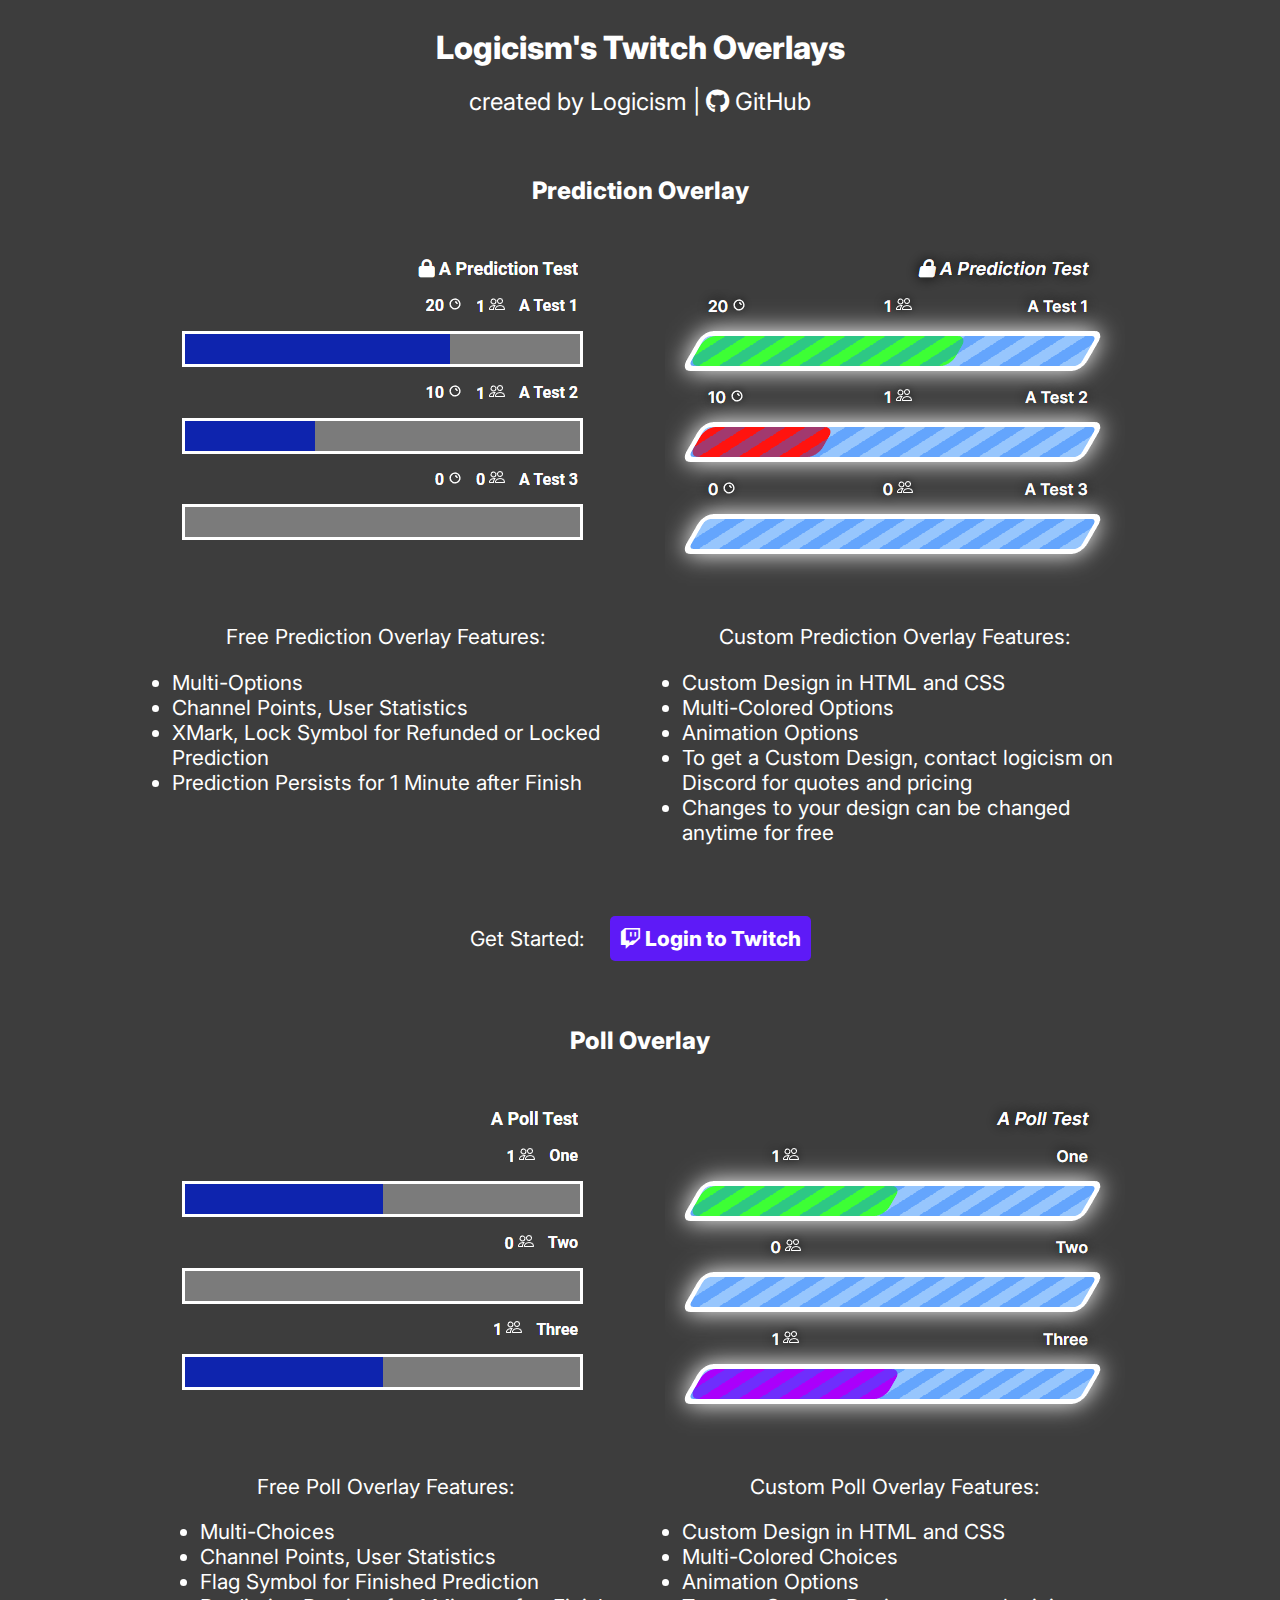
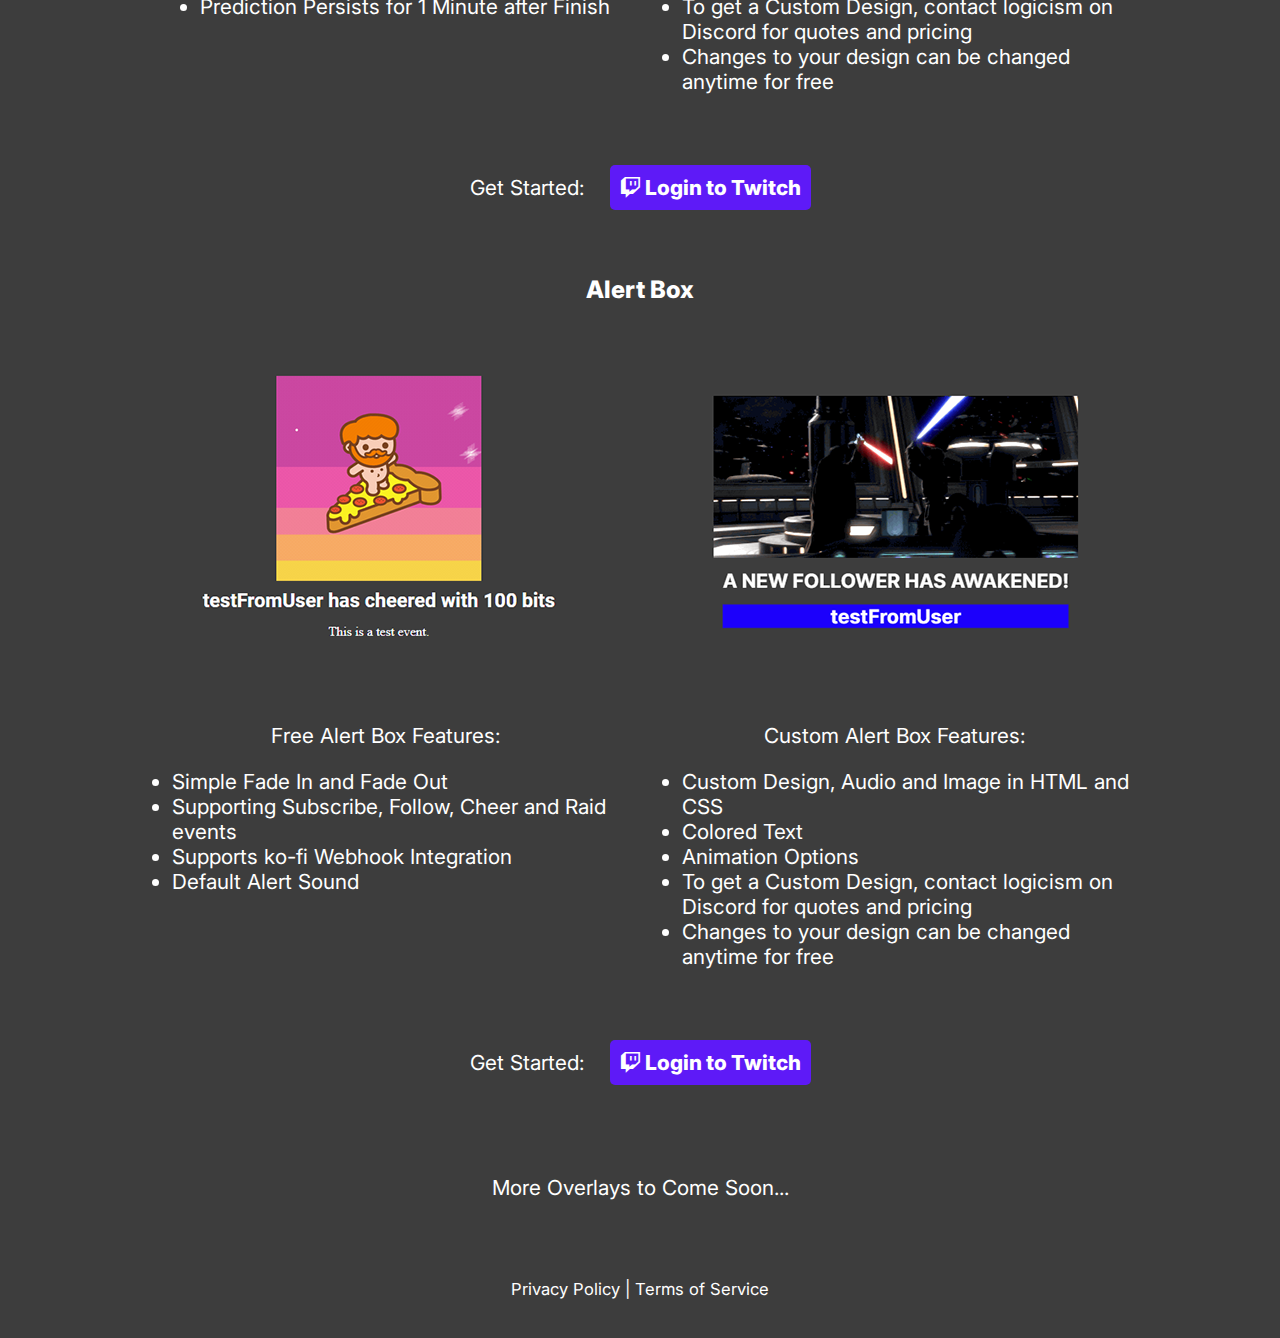
<file: pages/index.html>
<!doctype html>
<html>
<head>
    <meta charset="utf-8">
    <link href="https://fonts.googleapis.com/css2?family=Inter:wght@400;500;600;700&display=swap" rel="stylesheet">
    <link rel="stylesheet" href="https://cdnjs.cloudflare.com/ajax/libs/font-awesome/6.4.0/css/all.min.css">
    <title>Logicism's Twitch Overlays</title>
    <link href="css/index.css" rel="stylesheet" type="text/css">
    <link rel="apple-touch-icon" sizes="180x180" href="/apple-touch-icon.png">
    <link rel="icon" type="image/png" sizes="32x32" href="/favicon-32x32.png">
    <link rel="icon" type="image/png" sizes="16x16" href="/favicon-16x16.png">
    <link rel="manifest" href="/site.webmanifest">
    <link rel="mask-icon" href="/safari-pinned-tab.svg" color="#5bbad5">
    <meta name="msapplication-TileColor" content="#da532c">
    <meta name="theme-color" content="#0084ff">
    <meta property="og:type" content="website">
    <meta property="og:title" content="Logicism's Twitch Overlays">
    <meta property="og:url" content="https://overlay.logicism.tv/">
    <meta property="og:image" content="https://logicism.tv/img/card-banner.png">
    <meta property="og:description" content="The Official Website of Live Streamer, Content Creator, Programmer and Graphic Designer Logicism!">
    <meta property="twitter:card" content="summary_large_image">
    <meta property="twitter:domain" content="overlay.logicism.tv">
    <meta property="twitter:url" content="https://overlay.logicism.tv/">
    <meta property="twitter:title" content="Logicism's Twitch Overlays">
    <meta property="twitter:description" content="Logicism's Twitch Overlays Programmed in HTML, CSS, Javascript with Twitch's API">
    <meta property="twitter:image" content="https://logicism.tv/img/card-banner.png">
</head>

<body>
<div class="header"><a href="/">Logicism's Twitch Overlays</a></div>
<div class="subtext">created by <a href="https://logicism.tv/">Logicism</a> | <a href="https://github.com/LogicismDev/TwitchOverlayServer"><i class="fa-brands fa-github"></i> GitHub</a></div>
<div class="subheader"><a href="/">Prediction Overlay</a></div>
<div class="prediction-container">
    <div class="img-container"> <img src="img/prediction-free-design.png" width="460" height="340" alt=""/>
        <div class="body-text"> Free Prediction Overlay Features:
            <div style="text-align: center;">
                <ul style="display: inline-block; text-align: left; vertical-align: top;">
                    <li>Multi-Options</li>
                    <li>Channel Points, User Statistics</li>
                    <li>XMark, Lock Symbol for Refunded or Locked Prediction</li>
                    <li>Prediction Persists for 1 Minute after Finish</li>
                </ul>
            </div>
        </div>
    </div>
    <div class="img-container"> <img src="img/prediction-prem-design.png" width="460" height="340" alt=""/>
        <div class="body-text"> Custom Prediction Overlay Features:
            <div style="text-align: center;">
                <ul style="display: inline-block; text-align: left; vertical-align: top;">
                    <li>Custom Design in HTML and CSS</li>
                    <li>Multi-Colored Options</li>
                    <li>Animation Options</li>
                    <li>To get a Custom Design, contact logicism on Discord for quotes and pricing</li>
                    <li>Changes to your design can be changed anytime for free</li>
                </ul>
            </div>
        </div>
    </div>
</div>
<div class="body-text">
    Get Started: <a class="login-button" href="https://id.twitch.tv/oauth2/authorize?response_type=code&client_id={client_id}&scope=channel:read:predictions&redirect_uri={redirect_uri}"><i class="fa-brands fa-twitch"></i> Login to Twitch</a> <br><br>
</div>
<div class="subheader"><a href="/">Poll Overlay</a></div>
<div class="prediction-container">
    <div class="img-container"> <img src="img/poll-free-design.png" width="460" height="340" alt=""/>
        <div class="body-text"> Free Poll Overlay Features:
            <div style="text-align: center;">
                <ul style="display: inline-block; text-align: left; vertical-align: top;">
                    <li>Multi-Choices</li>
                    <li>Channel Points, User Statistics</li>
                    <li>Flag Symbol for Finished Prediction</li>
                    <li>Prediction Persists for 1 Minute after Finish</li>
                </ul>
            </div>
        </div>
    </div>
    <div class="img-container"> <img src="img/poll-prem-design.png" width="460" height="340" alt=""/>
        <div class="body-text"> Custom Poll Overlay Features:
            <div style="text-align: center;">
                <ul style="display: inline-block; text-align: left; vertical-align: top;">
                    <li>Custom Design in HTML and CSS</li>
                    <li>Multi-Colored Choices</li>
                    <li>Animation Options</li>
                    <li>To get a Custom Design, contact logicism on Discord for quotes and pricing</li>
                    <li>Changes to your design can be changed anytime for free</li>
                </ul>
            </div>
        </div>
    </div>
</div>
<div class="body-text">
    Get Started: <a class="login-button" href="https://id.twitch.tv/oauth2/authorize?response_type=code&client_id={client_id}&scope=channel:read:polls&redirect_uri={redirect_uri}"><i class="fa-brands fa-twitch"></i> Login to Twitch</a> <br><br>
</div>
<div class="subheader"><a href="/">Alert Box</a></div>
<div class="prediction-container">
    <div class="img-container"> <img src="img/alert-free-design.png" width="460" height="340" alt=""/>
        <div class="body-text"> Free Alert Box Features:
            <div style="text-align: center;">
                <ul style="display: inline-block; text-align: left; vertical-align: top;">
                    <li>Simple Fade In and Fade Out</li>
                    <li>Supporting Subscribe, Follow, Cheer and Raid events</li>
                    <li>Supports ko-fi Webhook Integration</li>
                    <li>Default Alert Sound</li>
                </ul>
            </div>
        </div>
    </div>
    <div class="img-container"> <img src="img/alert-prem-design.png" width="460" height="340" alt=""/>
        <div class="body-text"> Custom Alert Box Features:
            <div style="text-align: center;">
                <ul style="display: inline-block; text-align: left; vertical-align: top;">
                    <li>Custom Design, Audio and Image in HTML and CSS</li>
                    <li>Colored Text</li>
                    <li>Animation Options</li>
                    <li>To get a Custom Design, contact logicism on Discord for quotes and pricing</li>
                    <li>Changes to your design can be changed anytime for free</li>
                </ul>
            </div>
        </div>
    </div>
</div>
<div class="body-text">
    Get Started: <a class="login-button" href="https://id.twitch.tv/oauth2/authorize?response_type=code&client_id={client_id}&scope=moderator:read:followers+channel:read:subscriptions+bits:read&redirect_uri={redirect_uri}"><i class="fa-brands fa-twitch"></i> Login to Twitch</a> <br>
    <br>
    <br>
    <br>
    <br>
    More Overlays to Come Soon... <br>
    <br>
    <br>
    <br>
    <span style="font-size: 0.8em;"><a href="/privacy" style="display: inline-block;">Privacy Policy</a> | <a href="/terms" style="display: inline-block;">Terms of Service</a> </span></div>
</body>
</html>
</file>
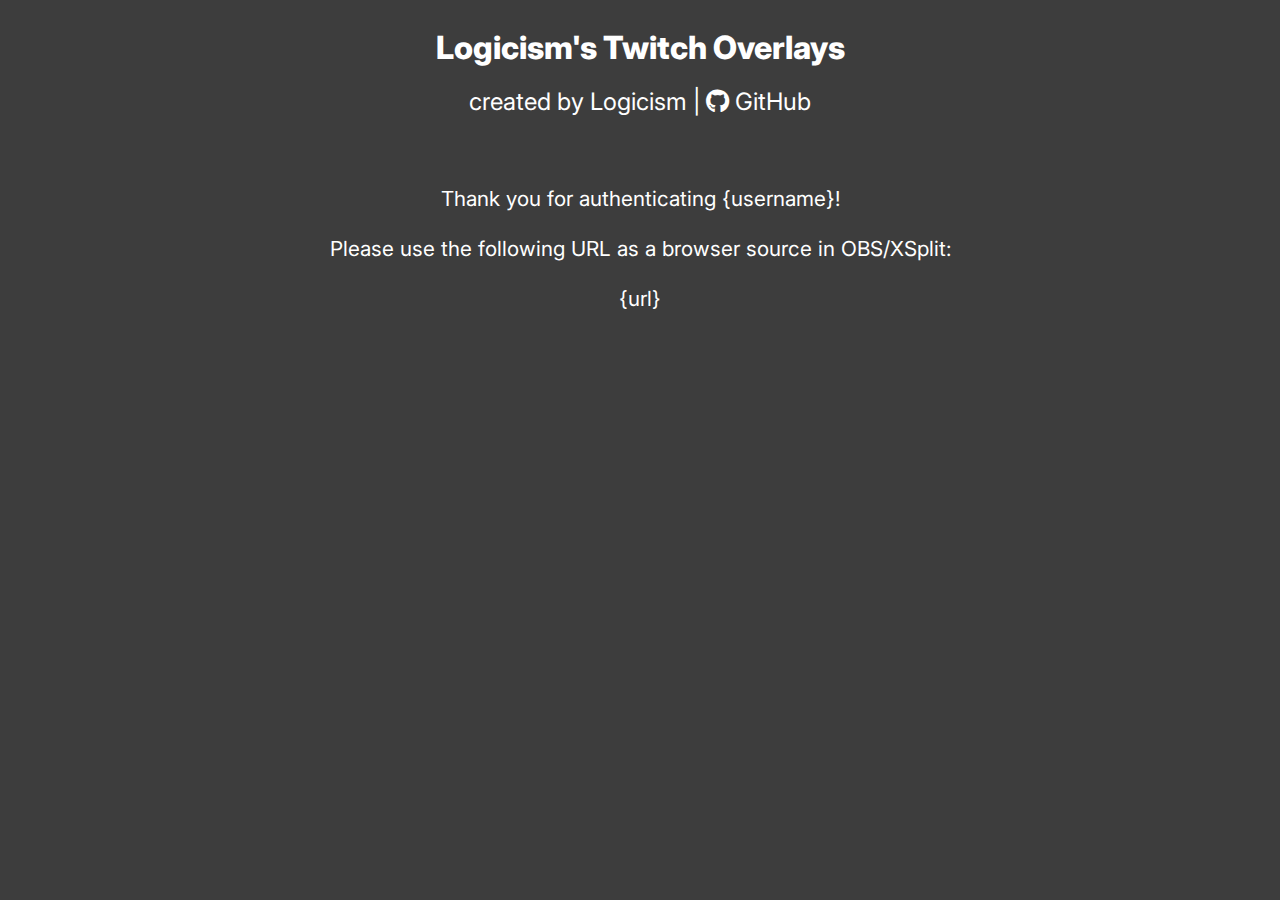
<file: pages/callback.html>
<!doctype html>
<html>
<head>
    <meta charset="utf-8">
    <link href="https://fonts.googleapis.com/css2?family=Inter:wght@400;500;600;700&display=swap" rel="stylesheet">
    <link rel="stylesheet" href="https://cdnjs.cloudflare.com/ajax/libs/font-awesome/6.4.0/css/all.min.css">
    <title>Twitch Prediction Overlay</title>
    <link href="css/index.css" rel="stylesheet" type="text/css">
    <link rel="apple-touch-icon" sizes="180x180" href="/apple-touch-icon.png">
    <link rel="icon" type="image/png" sizes="32x32" href="/favicon-32x32.png">
    <link rel="icon" type="image/png" sizes="16x16" href="/favicon-16x16.png">
    <link rel="manifest" href="/site.webmanifest">
    <link rel="mask-icon" href="/safari-pinned-tab.svg" color="#5bbad5">
    <meta name="msapplication-TileColor" content="#da532c">
    <meta name="theme-color" content="#0084ff">
    <meta property="og:type" content="website">
    <meta property="og:title" content="Logicism's Twitch Overlays">
    <meta property="og:url" content="https://overlay.logicism.tv/">
    <meta property="og:image" content="https://logicism.tv/img/card-banner.png">
    <meta property="og:description" content="The Official Website of Live Streamer, Content Creator, Programmer and Graphic Designer Logicism!">
    <meta property="twitter:card" content="summary_large_image">
    <meta property="twitter:domain" content="overlay.logicism.tv">
    <meta property="twitter:url" content="https://overlay.logicism.tv/">
    <meta property="twitter:title" content="Logicism's Twitch Overlays">
    <meta property="twitter:description" content="Logicism's Twitch Overlays Programmed in HTML, CSS, Javascript with Twitch's API">
    <meta property="twitter:image" content="https://logicism.tv/img/card-banner.png">
</head>

<body>
<div class="header"><a href="/">Logicism's Twitch Overlays</a></div>
<div class="subtext">created by <a href="https://logicism.tv/">Logicism</a>
    | <a href="https://github.com/LogicismDev/TwitchOverlayServer"><i class="fa-brands fa-github"></i> GitHub</a></div>
<div class="body-text">
    Thank you for authenticating {username}!<br><br>
    Please use the following URL as a browser source in OBS/XSplit:<br><br>
    {url}
</div>
</body>
</html>
</file>
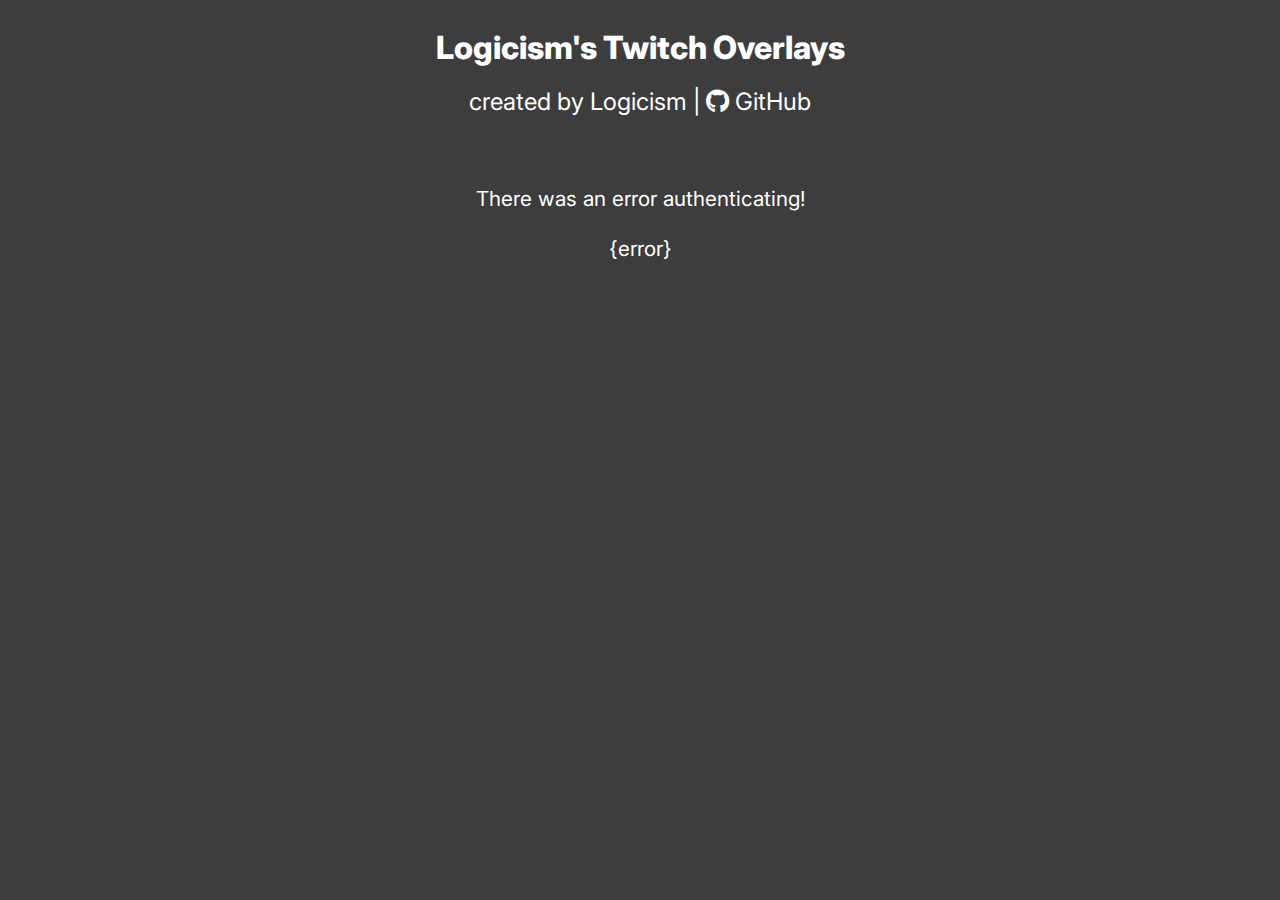
<file: pages/callbackError.html>
<!doctype html>
<html>
<head>
    <meta charset="utf-8">
    <link href="https://fonts.googleapis.com/css2?family=Inter:wght@400;500;600;700&display=swap" rel="stylesheet">
    <link rel="stylesheet" href="https://cdnjs.cloudflare.com/ajax/libs/font-awesome/6.4.0/css/all.min.css">
    <title>Twitch Prediction Overlay</title>
    <link href="css/index.css" rel="stylesheet" type="text/css">
    <link rel="apple-touch-icon" sizes="180x180" href="/apple-touch-icon.png">
    <link rel="icon" type="image/png" sizes="32x32" href="/favicon-32x32.png">
    <link rel="icon" type="image/png" sizes="16x16" href="/favicon-16x16.png">
    <link rel="manifest" href="/site.webmanifest">
    <link rel="mask-icon" href="/safari-pinned-tab.svg" color="#5bbad5">
    <meta name="msapplication-TileColor" content="#da532c">
    <meta name="theme-color" content="#0084ff">
    <meta property="og:type" content="website">
    <meta property="og:title" content="Logicism's Twitch Overlays">
    <meta property="og:url" content="https://overlay.logicism.tv/">
    <meta property="og:image" content="https://logicism.tv/img/card-banner.png">
    <meta property="og:description" content="The Official Website of Live Streamer, Content Creator, Programmer and Graphic Designer Logicism!">
    <meta property="twitter:card" content="summary_large_image">
    <meta property="twitter:domain" content="overlay.logicism.tv">
    <meta property="twitter:url" content="https://overlay.logicism.tv/">
    <meta property="twitter:title" content="Logicism's Twitch Overlays">
    <meta property="twitter:description" content="Logicism's Twitch Overlays Programmed in HTML, CSS, Javascript with Twitch's API">
    <meta property="twitter:image" content="https://logicism.tv/img/card-banner.png">
</head>

<body>
<div class="header"><a href="/">Logicism's Twitch Overlays</a></div>
<div class="subtext">created by <a href="https://logicism.tv/">Logicism</a>
    | <a href="https://github.com/LogicismDev/TwitchOverlayServer"><i class="fa-brands fa-github"></i> GitHub</a></div>
<div class="body-text">
    There was an error authenticating!<br><br>
    {error}
</div>
</body>
</html>
</file>
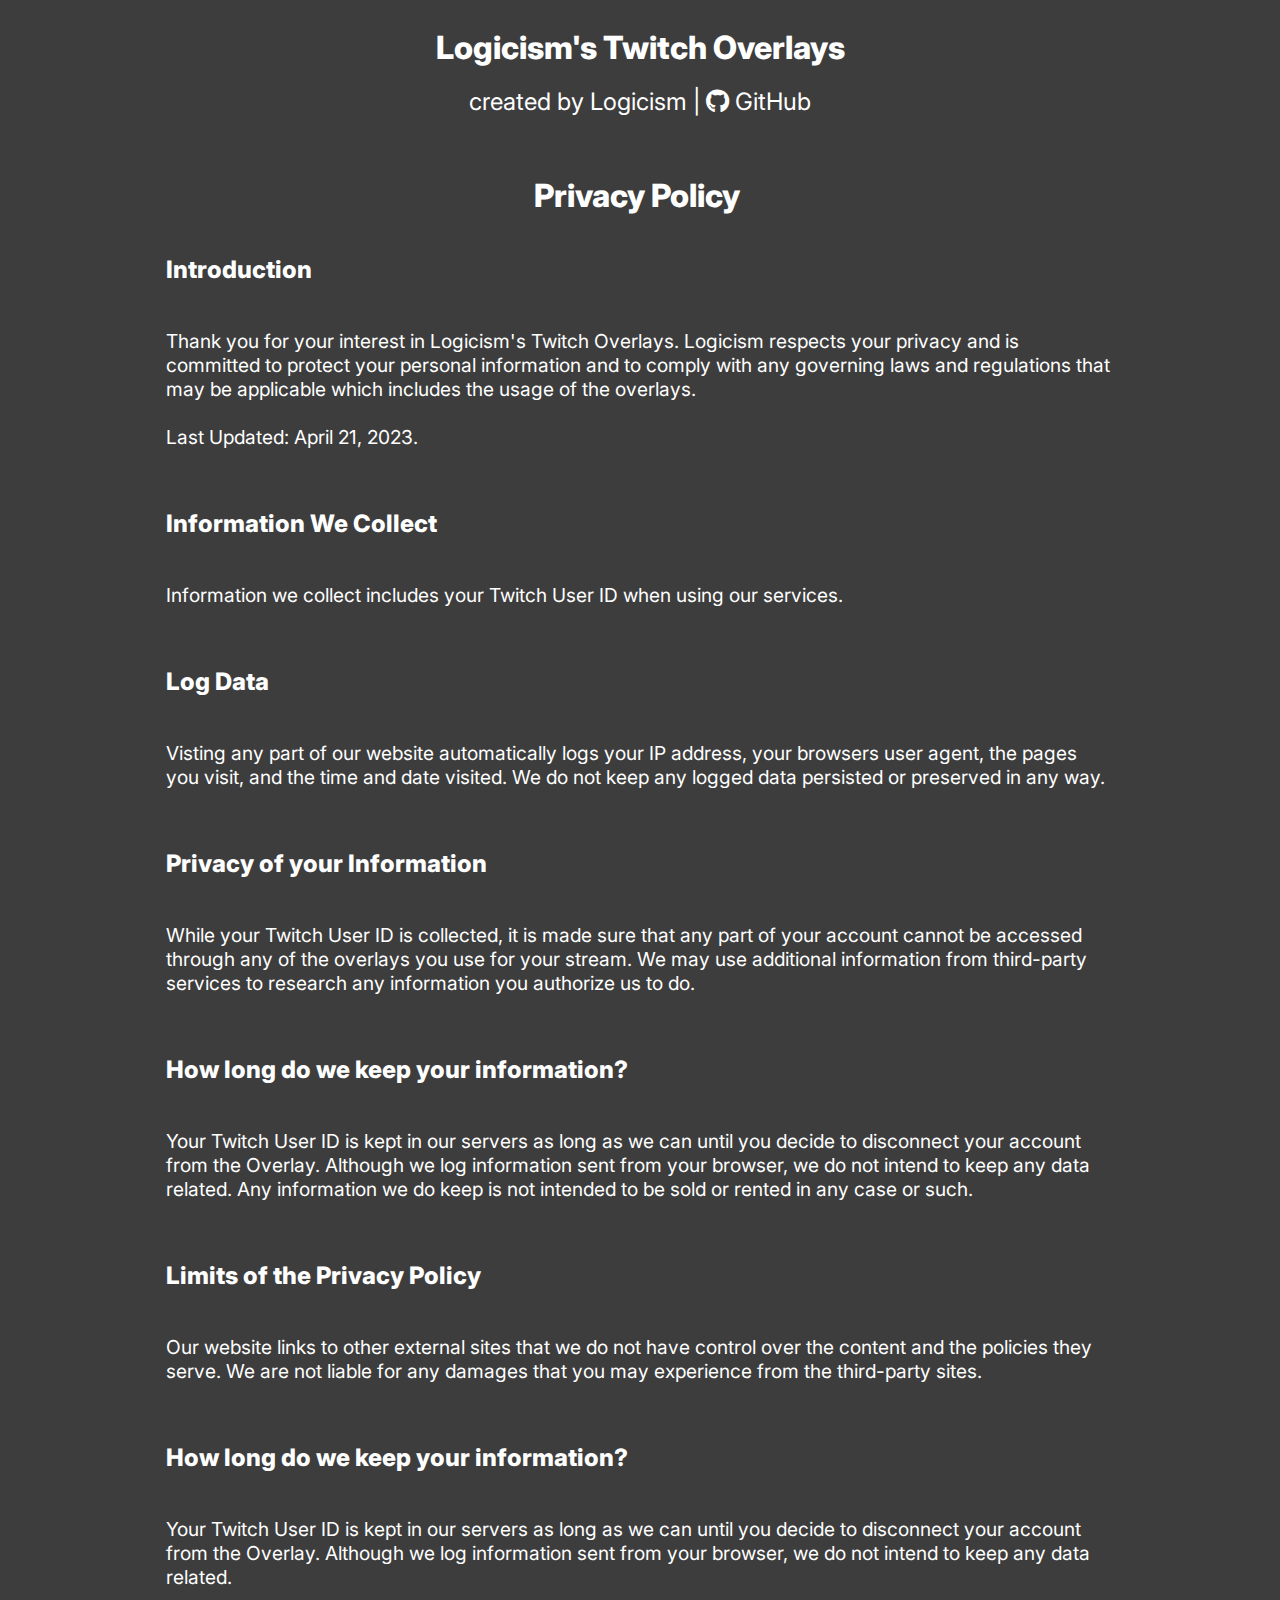
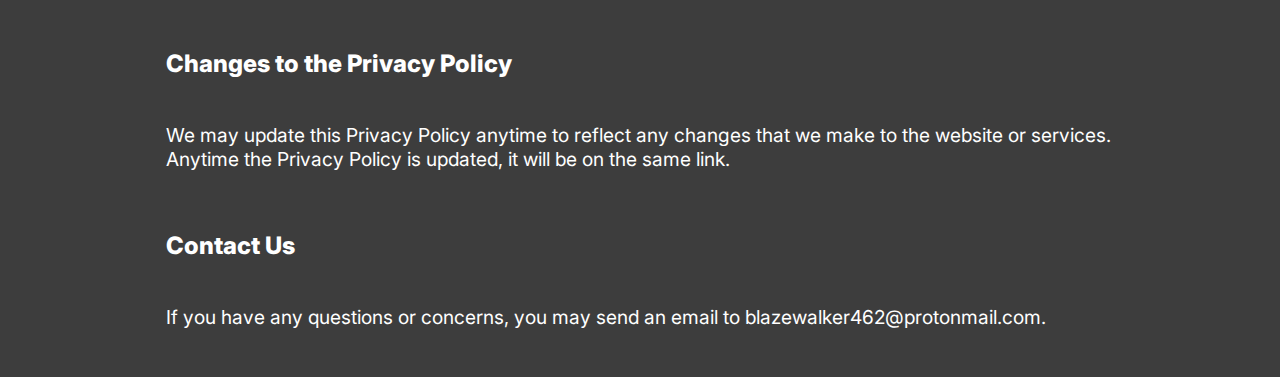
<file: pages/privacy.html>
<!doctype html>
<html>
<head>
    <meta charset="utf-8">
    <link href="https://fonts.googleapis.com/css2?family=Inter:wght@400;500;600;700&display=swap" rel="stylesheet">
    <link rel="stylesheet" href="https://cdnjs.cloudflare.com/ajax/libs/font-awesome/6.4.0/css/all.min.css">
    <title>Logicism's Twitch Overlays</title>
    <link href="css/index.css" rel="stylesheet" type="text/css">
    <link rel="apple-touch-icon" sizes="180x180" href="/apple-touch-icon.png">
    <link rel="icon" type="image/png" sizes="32x32" href="/favicon-32x32.png">
    <link rel="icon" type="image/png" sizes="16x16" href="/favicon-16x16.png">
    <link rel="manifest" href="/site.webmanifest">
    <link rel="mask-icon" href="/safari-pinned-tab.svg" color="#5bbad5">
    <meta name="msapplication-TileColor" content="#da532c">
    <meta name="theme-color" content="#0084ff">
    <meta property="og:type" content="website">
    <meta property="og:title" content="Logicism's Twitch Overlays">
    <meta property="og:url" content="https://overlay.logicism.tv/">
    <meta property="og:image" content="https://logicism.tv/img/card-banner.png">
    <meta property="og:description" content="The Official Website of Live Streamer, Content Creator, Programmer and Graphic Designer Logicism!">
    <meta property="twitter:card" content="summary_large_image">
    <meta property="twitter:domain" content="overlay.logicism.tv">
    <meta property="twitter:url" content="https://overlay.logicism.tv/">
    <meta property="twitter:title" content="Logicism's Twitch Overlays">
    <meta property="twitter:description" content="Logicism's Twitch Overlays Programmed in HTML, CSS, Javascript with Twitch's API">
    <meta property="twitter:image" content="https://logicism.tv/img/card-banner.png">
</head>
<body>
<div class="header"><a href="/">Logicism's Twitch Overlays</a></div>
<div class="subtext">created by <a href="https://logicism.tv/">Logicism</a>
    | <a href="https://github.com/LogicismDev/TwitchOverlayServer"><i class="fa-brands fa-github"></i> GitHub</a></div>
<div class="header">Privacy Policy&nbsp;</div>
<div class="subtext-container">
    <div class="subheader" style="display: table; margin: 0 auto; width: 75%; text-align: left;">Introduction</div>
    <span class="subtext" style="font-size: 1.2em; display: table; margin: 0 auto; width: 75%; text-align: left;">
		Thank you for your interest in Logicism's Twitch Overlays. Logicism respects your privacy and is committed to protect your personal information and to comply with any governing laws and regulations that may be applicable which includes the usage of the overlays.<br>
		<br>
		Last Updated: April 21, 2023.
	</span>
</div>
<div class="subtext-container">
    <div class="subheader" style="display: table; margin: 0 auto; width: 75%; text-align: left;">Information We Collect</div>
    <span class="subtext" style="font-size: 1.2em; display: table; margin: 0 auto; width: 75%; text-align: left;">
		Information we collect includes your Twitch User ID when using our services.
  </span>
</div>
<div class="subtext-container">
    <div class="subheader" style="display: table; margin: 0 auto; width: 75%; text-align: left;">Log Data</div>
    <span class="subtext" style="font-size: 1.2em; display: table; margin: 0 auto; width: 75%; text-align: left;">
		Visting any part of our website automatically logs your IP address, your browsers user agent, the pages you visit, and the time and date visited. We do not keep any logged data persisted or preserved in any way.
	</span>
</div>
<div class="subtext-container">
    <div class="subheader" style="display: table; margin: 0 auto; width: 75%; text-align: left;">Privacy of your Information</div>
    <span class="subtext" style="font-size: 1.2em; display: table; margin: 0 auto; width: 75%; text-align: left;">
		While your Twitch User ID is collected, it is made sure that any part of your account cannot be accessed through any of the overlays you use for your stream. We may use additional information from third-party services to research any information you authorize us to do.
	</span>
</div>
<div class="subtext-container">
    <div class="subheader" style="display: table; margin: 0 auto; width: 75%; text-align: left;">How long do we keep your information?</div>
    <span class="subtext" style="font-size: 1.2em; display: table; margin: 0 auto; width: 75%; text-align: left;">
		Your Twitch User ID is kept in our servers as long as we can until you decide to disconnect your account from the Overlay. Although we log information sent from your browser, we do not intend to keep any data related. Any information we do keep is not intended to be sold or rented in any case or such.
	</span>
</div>
<div class="subtext-container">
    <div class="subheader" style="display: table; margin: 0 auto; width: 75%; text-align: left;">Limits of the Privacy Policy</div>
    <span class="subtext" style="font-size: 1.2em; display: table; margin: 0 auto; width: 75%; text-align: left;">
		Our website links to other external sites that we do not have control over the content and the policies they serve. We are not liable for any damages that you may experience from the third-party sites.
	</span>
</div>
<div class="subtext-container">
    <div class="subheader" style="display: table; margin: 0 auto; width: 75%; text-align: left;">How long do we keep your information?</div>
    <span class="subtext" style="font-size: 1.2em; display: table; margin: 0 auto; width: 75%; text-align: left;">
		Your Twitch User ID is kept in our servers as long as we can until you decide to disconnect your account from the Overlay. Although we log information sent from your browser, we do not intend to keep any data related.
	</span>
</div>
<div class="subtext-container">
    <div class="subheader" style="display: table; margin: 0 auto; width: 75%; text-align: left;">Changes to the Privacy Policy</div>
    <span class="subtext" style="font-size: 1.2em; display: table; margin: 0 auto; width: 75%; text-align: left;">
		We may update this Privacy Policy anytime to reflect any changes that we make to the website or services. Anytime the Privacy Policy is updated, it will be on the same link.
	</span>
</div>
<div class="subtext-container">
    <div class="subheader" style="display: table; margin: 0 auto; width: 75%; text-align: left;">Contact Us</div>
    <span class="subtext" style="font-size: 1.2em; display: table; margin: 0 auto; width: 75%; text-align: left;">
		If you have any questions or concerns, you may send an email to <a href="mailto:blazewalker462@protonmail.com">blazewalker462@protonmail.com</a>.
	</span>
</div>
</body>
</html>
</file>
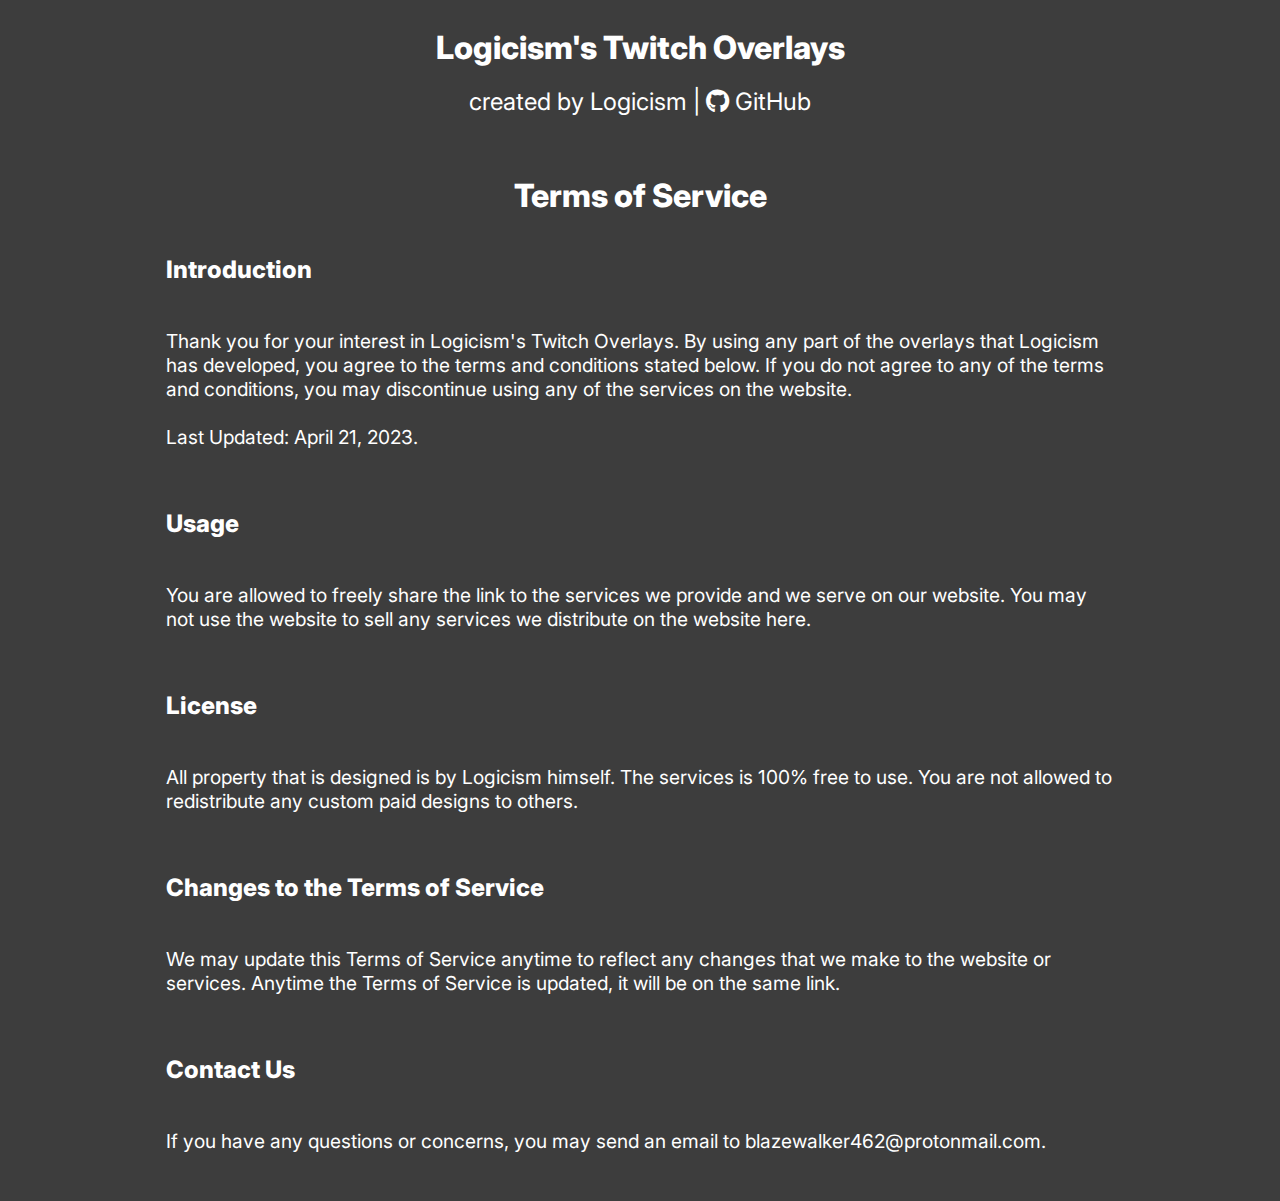
<file: pages/terms.html>
<!doctype html>
<html>
<head>
    <meta charset="utf-8">
    <link href="https://fonts.googleapis.com/css2?family=Inter:wght@400;500;600;700&display=swap" rel="stylesheet">
    <link rel="stylesheet" href="https://cdnjs.cloudflare.com/ajax/libs/font-awesome/6.4.0/css/all.min.css">
    <title>Logicism's Twitch Overlays</title>
    <link href="css/index.css" rel="stylesheet" type="text/css">
    <link rel="apple-touch-icon" sizes="180x180" href="/apple-touch-icon.png">
    <link rel="icon" type="image/png" sizes="32x32" href="/favicon-32x32.png">
    <link rel="icon" type="image/png" sizes="16x16" href="/favicon-16x16.png">
    <link rel="manifest" href="/site.webmanifest">
    <link rel="mask-icon" href="/safari-pinned-tab.svg" color="#5bbad5">
    <meta name="msapplication-TileColor" content="#da532c">
    <meta name="theme-color" content="#0084ff">
    <meta property="og:type" content="website">
    <meta property="og:title" content="Logicism's Twitch Overlays">
    <meta property="og:url" content="https://overlay.logicism.tv/">
    <meta property="og:image" content="https://logicism.tv/img/card-banner.png">
    <meta property="og:description" content="The Official Website of Live Streamer, Content Creator, Programmer and Graphic Designer Logicism!">
    <meta property="twitter:card" content="summary_large_image">
    <meta property="twitter:domain" content="overlay.logicism.tv">
    <meta property="twitter:url" content="https://overlay.logicism.tv/">
    <meta property="twitter:title" content="Logicism's Twitch Overlays">
    <meta property="twitter:description" content="Logicism's Twitch Overlays Programmed in HTML, CSS, Javascript with Twitch's API">
    <meta property="twitter:image" content="https://logicism.tv/img/card-banner.png">
</head>
<body>
<div class="header"><a href="/">Logicism's Twitch Overlays</a></div>
<div class="subtext">created by <a href="https://logicism.tv/">Logicism</a> | <a href="https://github.com/LogicismDev/TwitchOverlayServer"><i class="fa-brands fa-github"></i> GitHub</a></div>
<div class="header">Terms of Service</div>
<div class="subtext-container">
    <div class="subheader" style="display: table; margin: 0 auto; width: 75%; text-align: left;">Introduction</div>
    <span class="subtext" style="font-size: 1.2em; display: table; margin: 0 auto; width: 75%; text-align: left;"> Thank you for your interest in Logicism's Twitch Overlays. By using any part of the overlays that Logicism has developed, you agree to the terms and conditions stated below. If you do not agree to any of the terms and conditions, you may discontinue using any of the services on the website.<br>
  <br>
  Last Updated: April 21, 2023. </span> </div>
<div class="subtext-container">
    <div class="subheader" style="display: table; margin: 0 auto; width: 75%; text-align: left;">Usage</div>
    <span class="subtext" style="font-size: 1.2em; display: table; margin: 0 auto; width: 75%; text-align: left;"> You are allowed to freely share the link to the services we provide and we serve on our website. You may not use the website to sell any services we distribute on the website here.<br>
  </span> </div>
<div class="subtext-container">
    <div class="subheader" style="display: table; margin: 0 auto; width: 75%; text-align: left;">License</div>
    <span class="subtext" style="font-size: 1.2em; display: table; margin: 0 auto; width: 75%; text-align: left;"> All property that is designed is by Logicism himself. The services is 100% free to use. You are not allowed to redistribute any custom paid designs to others.<br>
  </span> </div>
<div class="subtext-container">
    <div class="subheader" style="display: table; margin: 0 auto; width: 75%; text-align: left;">Changes to the Terms of Service</div>
    <span class="subtext" style="font-size: 1.2em; display: table; margin: 0 auto; width: 75%; text-align: left;"> We may update this Terms of Service anytime to reflect any changes that we make to the website or services. Anytime the Terms of Service is updated, it will be on the same link. </span> </div>
<div class="subtext-container">
    <div class="subheader" style="display: table; margin: 0 auto; width: 75%; text-align: left;">Contact Us</div>
    <span class="subtext" style="font-size: 1.2em; display: table; margin: 0 auto; width: 75%; text-align: left;"> If you have any questions or concerns, you may send an email to <a href="mailto:blazewalker462@protonmail.com">blazewalker462@protonmail.com</a>. </span> </div>
</body>
</html>
</file>
<file: pages/css/index.css>
body {background-color: #3d3d3d;color: white;}.header {text-align: center;font-family: 'Inter', Arial, Helvetica, sans-serif;font-weight: 800;font-size: 2em;width: 100%;padding-top: 20px;padding-bottom: 20px;}.subheader {text-align: center;font-family: 'Inter', Arial, Helvetica, sans-serif;font-weight: 800;font-size: 1.5em;width: 100%;padding-top: 20px;padding-bottom: 45px;}.subtext {text-align: center;font-family: 'Inter', Arial, Helvetica, sans-serif;font-size: 1.5em;padding-top: 0px;padding-bottom: 40px;}a {color: white;text-decoration: none;}a:active {color: white;text-decoration: none;}a:hover {color: white;text-decoration: none;}a:visited {color: white;text-decoration: none;}.prediction-container {text-align: center;}.img-container {display: inline-block;width: 40%;}.img {display: block;}.body-text {font-family: 'Inter', Arial, Helvetica, sans-serif;text-align: center;padding-top: 30px;padding-bottom: 30px;font-size: 1.3em;vertical-align: middle;}.login-button {background-color: rgb(94,26,247);padding-left: 10px;padding-right: 10px;padding-bottom: 10px;padding-top: 10px;border-radius: 5px;margin-left: 20px;font-weight: 800;}i .login-button {margin-right: 10px;font-size: 1.5em;top: 3px;position: relative;}
</file>
